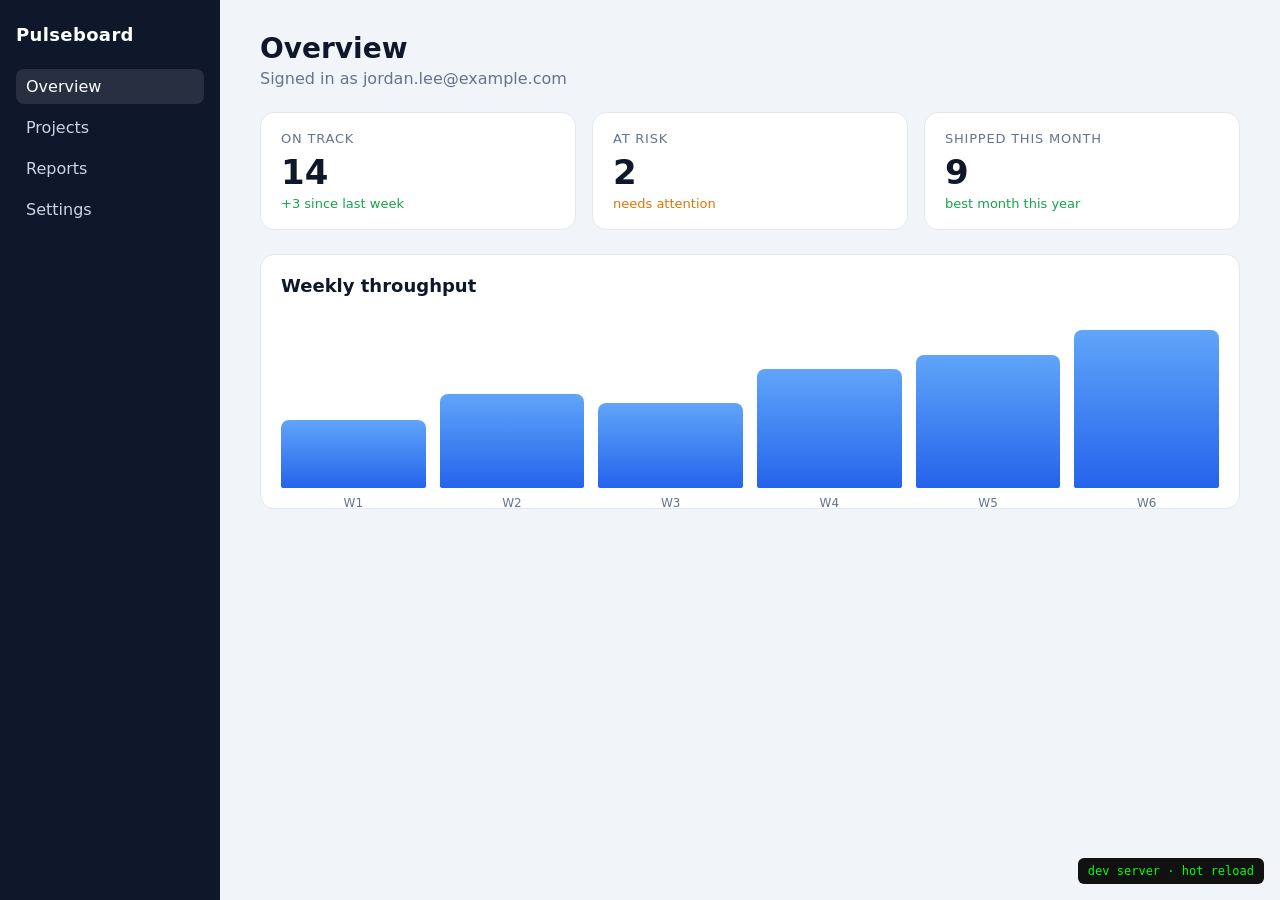
<file: examples/sample-app/index.html>
<!doctype html>
<html lang="en">
<head>
  <meta charset="utf-8">
  <title>Pulseboard · Overview</title>
  <link rel="stylesheet" href="style.css">
</head>
<body>
  <div class="shell">
    <nav aria-label="Main">
      <div class="brand">Pulseboard</div>
      <a href="index.html" aria-current="page">Overview</a>
      <a href="projects.html">Projects</a>
      <a href="#">Reports</a>
      <a href="#">Settings</a>
    </nav>
    <main>
      <header>
        <h1>Overview</h1>
        <div class="sub">Signed in as <span data-testid="user-email">jordan.lee@example.com</span></div>
      </header>
      <section class="cards" aria-label="Key numbers">
        <div class="card" data-testid="on-track"><div class="label">On track</div><div class="value">14</div><div class="delta">+3 since last week</div></div>
        <div class="card" data-testid="at-risk"><div class="label">At risk</div><div class="value">2</div><div class="delta" style="color:#d97706">needs attention</div></div>
        <div class="card" data-testid="shipped"><div class="label">Shipped this month</div><div class="value">9</div><div class="delta">best month this year</div></div>
      </section>
      <section class="chart" aria-label="Weekly throughput">
        <h2 style="margin:0;font-size:18px">Weekly throughput</h2>
        <div class="bars">
          <div class="bar" style="height:38%"><span>W1</span></div>
          <div class="bar" style="height:52%"><span>W2</span></div>
          <div class="bar" style="height:47%"><span>W3</span></div>
          <div class="bar" style="height:66%"><span>W4</span></div>
          <div class="bar" style="height:74%"><span>W5</span></div>
          <div class="bar" style="height:88%"><span>W6</span></div>
        </div>
      </section>
    </main>
  </div>
  <div class="dev-badge" id="dev-badge">dev server · hot reload</div>
</body>
</html>
</file>
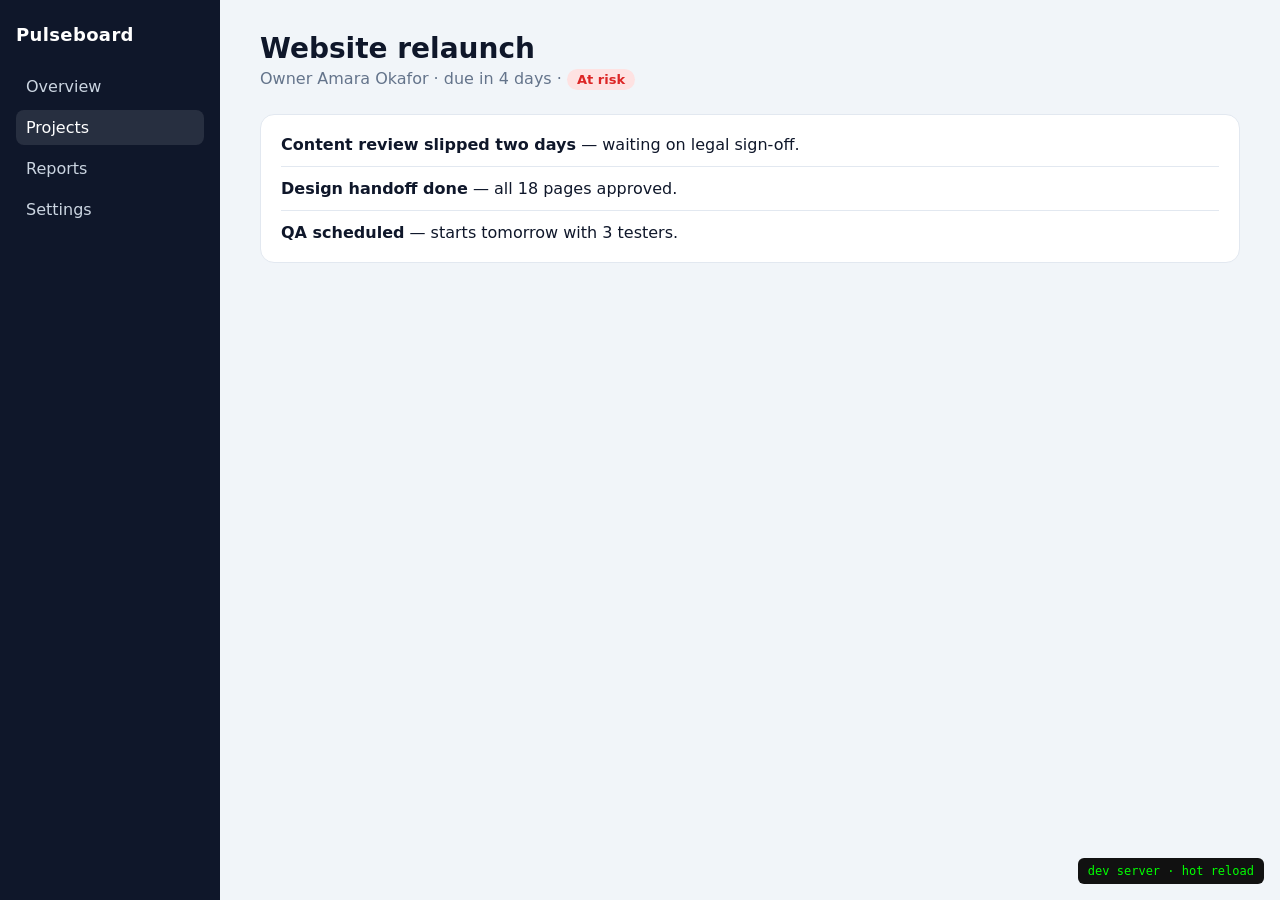
<file: examples/sample-app/project.html>
<!doctype html>
<html lang="en">
<head>
  <meta charset="utf-8">
  <title>Pulseboard · Website relaunch</title>
  <link rel="stylesheet" href="style.css">
</head>
<body>
  <div class="shell">
    <nav aria-label="Main">
      <div class="brand">Pulseboard</div>
      <a href="index.html">Overview</a>
      <a href="projects.html" aria-current="page">Projects</a>
      <a href="#">Reports</a>
      <a href="#">Settings</a>
    </nav>
    <main>
      <header>
        <h1>Website relaunch</h1>
        <div class="sub">Owner Amara Okafor · due in 4 days · <span class="pill bad">At risk</span></div>
      </header>
      <section class="timeline" aria-label="What changed">
        <ul>
          <li><strong>Content review slipped two days</strong> — waiting on legal sign-off.</li>
          <li><strong>Design handoff done</strong> — all 18 pages approved.</li>
          <li><strong>QA scheduled</strong> — starts tomorrow with 3 testers.</li>
        </ul>
      </section>
    </main>
  </div>
  <div class="dev-badge" id="dev-badge">dev server · hot reload</div>
</body>
</html>
</file>
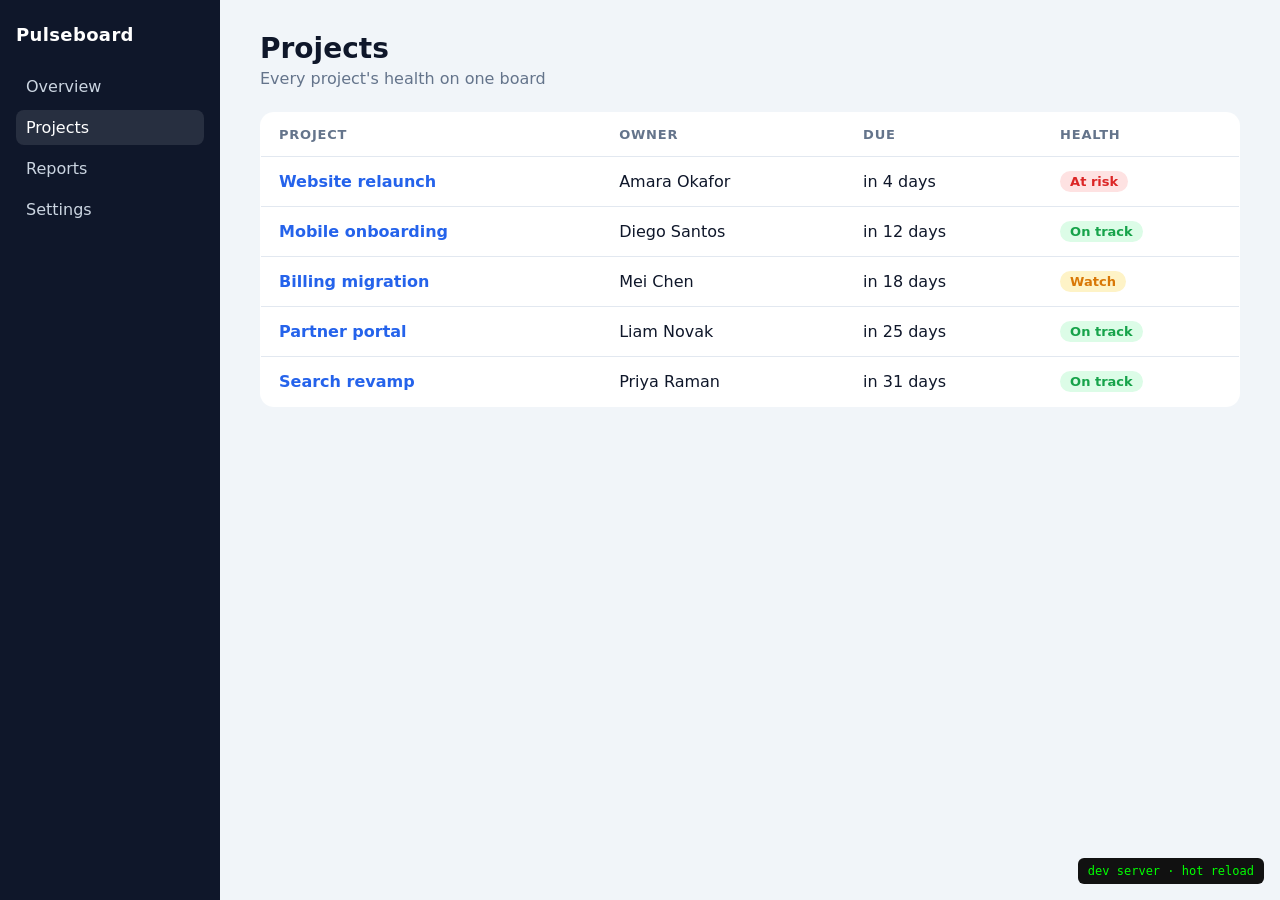
<file: examples/sample-app/projects.html>
<!doctype html>
<html lang="en">
<head>
  <meta charset="utf-8">
  <title>Pulseboard · Projects</title>
  <link rel="stylesheet" href="style.css">
</head>
<body>
  <div class="shell">
    <nav aria-label="Main">
      <div class="brand">Pulseboard</div>
      <a href="index.html">Overview</a>
      <a href="projects.html" aria-current="page">Projects</a>
      <a href="#">Reports</a>
      <a href="#">Settings</a>
    </nav>
    <main>
      <header>
        <h1>Projects</h1>
        <div class="sub">Every project's health on one board</div>
      </header>
      <table>
        <thead><tr><th>Project</th><th>Owner</th><th>Due</th><th>Health</th></tr></thead>
        <tbody>
          <tr><td><a href="project.html">Website relaunch</a></td><td>Amara Okafor</td><td>in 4 days</td><td><span class="pill bad">At risk</span></td></tr>
          <tr><td><a href="#">Mobile onboarding</a></td><td>Diego Santos</td><td>in 12 days</td><td><span class="pill good">On track</span></td></tr>
          <tr><td><a href="#">Billing migration</a></td><td>Mei Chen</td><td>in 18 days</td><td><span class="pill warn">Watch</span></td></tr>
          <tr><td><a href="#">Partner portal</a></td><td>Liam Novak</td><td>in 25 days</td><td><span class="pill good">On track</span></td></tr>
          <tr><td><a href="#">Search revamp</a></td><td>Priya Raman</td><td>in 31 days</td><td><span class="pill good">On track</span></td></tr>
        </tbody>
      </table>
    </main>
  </div>
  <div class="dev-badge" id="dev-badge">dev server · hot reload</div>
</body>
</html>
</file>
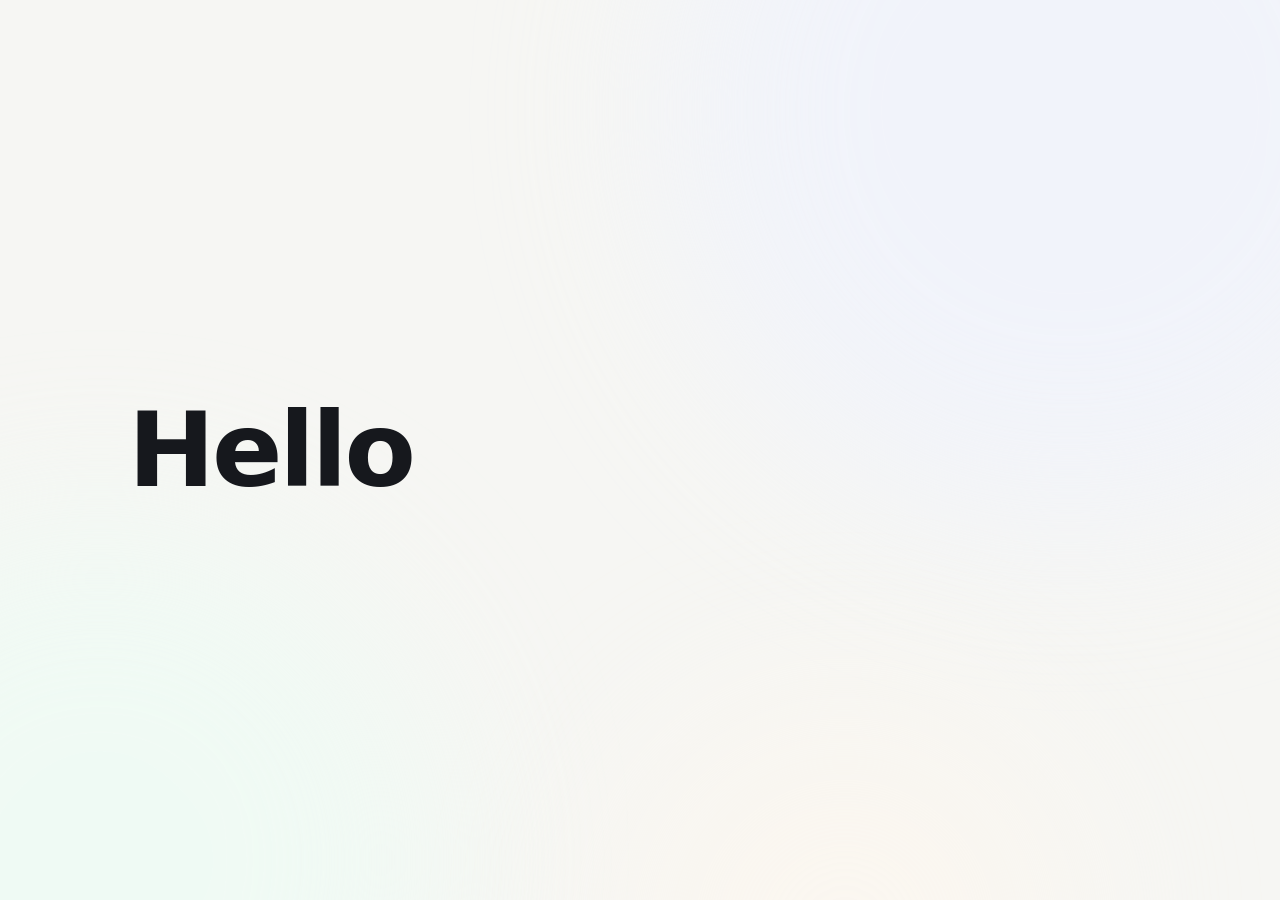
<file: templates/cards/card.html>
<!doctype html>
<html lang="en">
<head>
<meta charset="utf-8">
<title>card</title>
<script src="../shared/icons.js"></script>
<style>
:root {
  --bg: var(--brand-bg, #f6f6f3);
  --ink: var(--brand-ink, #16181d);
  --muted: var(--brand-muted, #676d73);
  --primary: var(--brand-primary, #2563eb);
  --accent-2: var(--brand-accent-2, #0f766e);
  --accent-3: var(--brand-accent-3, #b45309);
  --tint-1: var(--brand-tint-1, #eef2ff);
  --tint-2: var(--brand-tint-2, #ecfdf5);
  --tint-3: var(--brand-tint-3, #fff7ed);
  --surface: var(--brand-surface, #ffffff);
  --surface-2: var(--brand-surface-2, #ecece6);
  --dark: var(--brand-dark, #16181d);
  --line: var(--brand-line, rgba(0,0,0,.09));
  --heading: var(--brand-font-heading, system-ui, -apple-system, "Segoe UI", Roboto, sans-serif);
  --body: var(--brand-font-body, system-ui, -apple-system, "Segoe UI", Roboto, sans-serif);
  --radius: var(--brand-radius-card, 22px);
  --shadow: 0 30px 70px -24px rgba(20, 24, 22, .28), 0 2px 8px rgba(20, 24, 22, .05);
  --ease: cubic-bezier(.2, .8, .2, 1);
  --spring: cubic-bezier(.34, 1.56, .64, 1);
}
* { box-sizing: border-box; margin: 0; padding: 0; }
html, body { width: 100%; height: 100%; overflow: hidden; background: var(--bg); color: var(--ink); font-family: var(--body); -webkit-font-smoothing: antialiased; }
body.dark { background: radial-gradient(1300px 900px at 80% 8%, color-mix(in srgb, var(--primary) 34%, var(--dark)) 0%, transparent 72%), radial-gradient(1000px 800px at 6% 104%, color-mix(in srgb, var(--primary) 14%, var(--dark)) 0%, transparent 70%), var(--dark); color: #fff; --muted: rgba(255,255,255,.66); --line: rgba(255,255,255,.12); --surface: rgba(255,255,255,.06); }
body.dark .backdrop { display: none; }
.backdrop { position: absolute; inset: 0; overflow: hidden; }
.blob { position: absolute; border-radius: 50%; filter: blur(90px); opacity: .6; }
.blob.a { width: 820px; height: 820px; right: -200px; top: -300px; background: var(--tint-1); }
.blob.b { width: 680px; height: 680px; left: -240px; bottom: -300px; background: var(--tint-2); }
.blob.c { width: 460px; height: 460px; right: 16%; bottom: -260px; background: var(--tint-3); opacity: .5; }
body.dark .blob { opacity: .22; }
body.dark .blob.a { background: var(--primary); }
body.dark .blob.b { background: var(--accent-2); opacity: .14; }
body.dark .blob.c { background: var(--primary); opacity: .1; }
.motif { position: absolute; left: -40px; right: -40px; bottom: 120px; height: 120px; }
.motif svg { width: 100%; height: 100%; overflow: visible; }
.motif path { fill: none; stroke: var(--primary); stroke-width: 4; stroke-linecap: round; stroke-dasharray: 0.1 14; opacity: .75; }
.motif .draw { animation: draw 2.4s var(--ease) both; animation-delay: calc(var(--d, 0) * 1s); }
.motif .drift { animation: drift 12s linear both; }
@keyframes draw { from { clip-path: inset(0 100% 0 0); } to { clip-path: inset(0 0 0 0); } }
@keyframes drift { from { transform: translateX(0); } to { transform: translateX(-160px); } }
.frame { position: absolute; inset: 0; padding: 104px 128px; display: flex; flex-direction: column; justify-content: center; }
.frame.top { justify-content: flex-start; padding-top: 112px; }
.eyebrow { display: flex; align-items: center; gap: 14px; color: var(--primary); font-weight: 600; font-size: 19px; letter-spacing: .14em; text-transform: uppercase; margin-bottom: 26px; }
.eyebrow::before { content: ""; width: 34px; height: 2px; background: currentColor; border-radius: 2px; }
.eyebrow.center { justify-content: center; }
h1 { font-family: var(--heading); font-weight: 600; letter-spacing: -.03em; line-height: 1.02; font-size: 104px; }
h2 { font-family: var(--heading); font-weight: 600; letter-spacing: -.025em; line-height: 1.06; font-size: 68px; max-width: 1400px; }
.sub { font-size: 30px; line-height: 1.45; color: var(--muted); max-width: 1180px; margin-top: 30px; }
.center { text-align: center; align-items: center; margin-left: auto; margin-right: auto; }
.accent { color: var(--primary); }
.word { display: inline-block; }
.in { animation: rise .9s var(--ease) both; animation-delay: calc(var(--d, 0) * 1s); }
.blurin { animation: blurin .75s var(--ease) both; animation-delay: calc(var(--d, 0) * 1s); }
.pop { animation: pop .7s var(--ease) both; animation-delay: calc(var(--d, 0) * 1s); }
.spring { animation: spring .65s var(--spring) both; animation-delay: calc(var(--d, 0) * 1s); }
.fade { animation: fade .8s ease both; animation-delay: calc(var(--d, 0) * 1s); }
.grow { animation: grow 1s var(--ease) both; animation-delay: calc(var(--d, 0) * 1s); transform-origin: left center; }
.dim { animation: dim .6s ease both; animation-delay: calc(var(--dim, 99) * 1s); }
@keyframes rise { from { opacity: 0; transform: translateY(34px); filter: blur(6px); } to { opacity: 1; transform: none; filter: blur(0); } }
@keyframes blurin { from { opacity: 0; transform: translateY(18px); filter: blur(14px); } to { opacity: 1; transform: none; filter: blur(0); } }
@keyframes pop { from { opacity: 0; transform: translateY(20px) scale(.94); } to { opacity: 1; transform: none; } }
@keyframes spring { from { opacity: 0; transform: translateY(14px) scale(.6); } to { opacity: 1; transform: none; } }
@keyframes fade { from { opacity: 0; } to { opacity: 1; } }
@keyframes grow { from { transform: scaleX(0); } to { transform: scaleX(1); } }
@keyframes dim { from { opacity: 1; } to { opacity: .42; } }
.logo { height: 64px; width: auto; display: block; }
.logo-row { display: flex; align-items: center; gap: 22px; margin-bottom: 56px; }
body.dark .logo:not(.keep) { filter: invert(1) brightness(2); }
.pill { display: inline-flex; align-items: center; gap: 8px; padding: 7px 14px; border-radius: 999px; font-size: 15px; font-weight: 600; letter-spacing: .08em; text-transform: uppercase; color: #fff; background: var(--primary); }
.pill.c2 { background: var(--accent-2); } .pill.c3 { background: var(--accent-3); }
.icon { width: 30px; height: 30px; stroke: currentColor; fill: none; stroke-width: 1.8; stroke-linecap: round; stroke-linejoin: round; }

.compare { display: grid; grid-template-columns: 1fr 1fr; gap: 36px; margin-top: 56px; }
.panel { border-radius: var(--radius); padding: 40px 44px; box-shadow: var(--shadow); }
.panel.before { background: var(--surface-2); color: var(--ink); box-shadow: none; }
.panel.after { background: var(--dark); color: #fff; }
body.dark .panel.before { background: rgba(255,255,255,.07); color: #fff; }
body.dark .panel.after { background: #fff; color: var(--ink); }
.panel .label { font-size: 22px; font-weight: 600; margin-bottom: 18px; opacity: .9; }
.panel ul { list-style: none; display: flex; flex-direction: column; }
.panel li { display: grid; grid-template-columns: 34px 1fr; gap: 14px; align-items: start; font-size: 25px; line-height: 1.38; padding: 15px 0; border-top: 1px solid var(--line); }
.panel.after li { border-top-color: rgba(255,255,255,.12); }
.panel li:first-child { border-top: 0; }
.mark { width: 30px; height: 30px; margin-top: 2px; border-radius: 50%; display: grid; place-items: center; }
.before .mark { color: var(--muted); }
.after .mark { background: var(--primary); color: #fff; }
.mark svg { width: 18px; height: 18px; stroke: currentColor; stroke-width: 2.6; fill: none; stroke-linecap: round; stroke-linejoin: round; }

.stats { display: grid; grid-auto-flow: column; grid-auto-columns: minmax(0, 1fr); margin-top: 84px; background: var(--surface); border-radius: var(--radius); box-shadow: var(--shadow); }
.stat { padding: 60px 44px 64px; border-left: 1px solid var(--line); }
.stat:first-child { border-left: 0; }
.stat .value { font-family: var(--heading); font-weight: 600; font-size: 92px; letter-spacing: -.04em; white-space: nowrap; line-height: 1; font-variant-numeric: tabular-nums; }
.stat .value .suffix { color: var(--primary); }
.stat .label { margin-top: 24px; font-size: 26px; line-height: 1.4; color: var(--muted); }
.note { margin-top: 30px; font-size: 19px; color: var(--muted); }

.steps { position: relative; display: grid; grid-auto-flow: column; grid-auto-columns: minmax(0, 1fr); gap: 32px; margin-top: 88px; }
.steps .track { position: absolute; left: 42px; right: 42px; top: 41px; height: 3px; background: var(--line); border-radius: 3px; }
.steps .track i { position: absolute; inset: 0; background: var(--primary); border-radius: 3px; }
.step { position: relative; }
.step .num { width: 84px; height: 84px; border-radius: 50%; display: grid; place-items: center; background: var(--bg); color: var(--primary); font-family: var(--heading); font-size: 34px; font-weight: 600; box-shadow: var(--shadow); border: 2px solid var(--primary); position: relative; z-index: 1; }
body.dark .step .num { background: var(--dark); }
.step .card { margin-top: 34px; background: var(--surface); border-radius: var(--radius); padding: 36px 34px 40px; box-shadow: var(--shadow); min-height: 260px; }
body.dark .step .card { box-shadow: none; border: 1px solid var(--line); }
.step h3 { font-family: var(--heading); font-size: 40px; font-weight: 600; letter-spacing: -.01em; margin-bottom: 12px; }
.step p { font-size: 26px; line-height: 1.45; color: var(--muted); }

.grid { display: grid; grid-template-columns: repeat(var(--cols, 3), 1fr); gap: 24px; margin-top: 56px; }
.tile { background: var(--surface); border-radius: var(--radius); padding: 30px 32px; box-shadow: var(--shadow); display: grid; grid-template-columns: 58px 1fr; gap: 20px; align-items: start; }
.tile .ico { width: 58px; height: 58px; border-radius: 16px; display: grid; place-items: center; background: var(--tint-1); color: var(--primary); }
.tile:nth-child(3n+2) .ico { background: var(--tint-2); color: var(--accent-2); }
.tile:nth-child(3n+3) .ico { background: var(--tint-3); color: var(--accent-3); }
.tile h3 { font-family: var(--heading); font-size: 27px; font-weight: 600; letter-spacing: -.01em; margin: 4px 0 8px; }
.tile p { font-size: 20px; line-height: 1.42; color: var(--muted); }

.columns { display: grid; grid-auto-flow: column; grid-auto-columns: minmax(0, 1fr); gap: 28px; margin-top: 60px; }
.column { background: var(--surface); border-radius: var(--radius); padding: 36px 38px 40px; box-shadow: var(--shadow); }
.column h3 { font-family: var(--heading); font-size: 36px; font-weight: 600; letter-spacing: -.015em; margin: 22px 0 20px; }
.column ul { list-style: none; display: flex; flex-direction: column; gap: 14px; }
.column li { display: grid; grid-template-columns: 28px 1fr; gap: 12px; font-size: 23px; line-height: 1.38; }
.column li svg { width: 22px; height: 22px; margin-top: 4px; stroke: var(--primary); stroke-width: 2.4; fill: none; stroke-linecap: round; stroke-linejoin: round; }
.column:nth-child(2) li svg { stroke: var(--accent-2); }
.column:nth-child(3) li svg { stroke: var(--accent-3); }

.cta { background: var(--dark); color: #fff; border-radius: 40px; padding: 96px 110px; text-align: center; box-shadow: var(--shadow); display: flex; flex-direction: column; align-items: center; }
.cta h2 { color: #fff; max-width: 1280px; }
.cta .sub { color: rgba(255,255,255,.72); }
.button { margin-top: 48px; display: inline-flex; align-items: center; gap: 16px; padding: 24px 42px; border-radius: 999px; background: #fff; color: var(--dark); font-size: 28px; font-weight: 600; }
.button svg { width: 26px; height: 26px; stroke: currentColor; stroke-width: 2.2; fill: none; }
.button.primary { background: var(--primary); color: #fff; box-shadow: 0 18px 40px -16px var(--primary); }
.url { margin-top: 30px; font-size: 26px; letter-spacing: .02em; color: rgba(255,255,255,.8); }
.cta .logo { height: 58px; margin-bottom: 48px; filter: invert(1) brightness(2); }
.cta .logo.keep { filter: none; }
.caption { position: absolute; left: 128px; bottom: 64px; font-size: 18px; color: var(--muted); }

.kinetic { align-items: center; text-align: center; }
.kinetic .line { font-family: var(--heading); font-weight: 600; letter-spacing: -.03em; line-height: 1.12; font-size: var(--size, 108px); }
.kinetic .line + .line { margin-top: 10px; }

.logo-card { align-items: center; text-align: center; }
.logo-card .big { height: var(--logo-h, 170px); width: auto; animation: logoin 1.2s var(--ease) both; animation-delay: calc(var(--d, 0) * 1s); }
@keyframes logoin { from { opacity: 0; transform: scale(.86); filter: blur(18px); } to { opacity: 1; transform: none; filter: blur(0); } }
.logo-card .tagline { margin-top: 48px; font-size: 42px; color: var(--muted); letter-spacing: -.005em; }

.metric { display: grid; grid-template-columns: 1fr 1fr; align-items: center; gap: 60px; }
.metric .value { font-family: var(--heading); font-weight: 600; font-size: 200px; line-height: .95; letter-spacing: -.045em; font-variant-numeric: tabular-nums; margin-top: 36px; }
.metric .value .suffix { color: var(--primary); }
.metric .unit { font-size: 34px; color: var(--primary); font-weight: 600; margin-top: 18px; }
.metric .sub { font-size: 27px; margin-top: 22px; }
.shot { position: relative; justify-self: center; perspective: 2200px; }
.shot .device { transform: rotateY(var(--ry, -16deg)) rotateX(var(--rx, 6deg)) rotateZ(var(--rz, 2deg)); transform-style: preserve-3d; animation: sway 10s ease-in-out both; }
@keyframes sway { from { transform: rotateY(calc(var(--ry, -16deg) * 1.35)) rotateX(var(--rx, 6deg)) rotateZ(var(--rz, 2deg)) translateY(20px); } to { transform: rotateY(calc(var(--ry, -16deg) * .6)) rotateX(calc(var(--rx, 6deg) * .6)) rotateZ(var(--rz, 2deg)) translateY(-14px); } }
.phone-frame { padding: 12px; background: #121413; border-radius: 56px; box-shadow: 0 60px 110px -30px rgba(0,0,0,.55), inset 0 0 0 2px #2c302e; }
.phone-screen { position: relative; overflow: hidden; border-radius: 45px; background: #fff; }
.phone-screen > img { display: block; width: 100%; }
.p-status { display: flex; align-items: center; justify-content: space-between; color: #111; background: #fff; font-family: -apple-system, "SF Pro Text", system-ui, sans-serif; font-weight: 600; }
.p-status .p-icons { display: flex; align-items: center; }
.p-status svg { display: block; fill: currentColor; }
.p-island { position: absolute; left: 50%; transform: translateX(-50%); border-radius: 999px; background: #0b0c0c; }
.p-home { display: grid; place-items: center; background: #fff; }
.p-home i { display: block; border-radius: 999px; background: #111; opacity: .85; }
.browser-frame { width: 820px; border-radius: 16px; overflow: hidden; background: #fff; box-shadow: 0 60px 110px -30px rgba(0,0,0,.45), 0 0 0 1px rgba(0,0,0,.06); }
.browser-frame .bar { height: 34px; background: #f7f7f5; border-bottom: 1px solid rgba(0,0,0,.07); display: flex; align-items: center; gap: 7px; padding: 0 14px; }
.browser-frame .bar i { width: 10px; height: 10px; border-radius: 50%; background: #deded9; }
.browser-frame img { display: block; width: 100%; }
.chip { position: absolute; display: flex; align-items: center; gap: 12px; padding: 12px 18px 12px 12px; border-radius: 16px; background: #fff; color: var(--ink); box-shadow: 0 22px 46px -16px rgba(0,0,0,.35); font-size: 22px; font-weight: 600; white-space: nowrap; z-index: 3; }
.chip .ci { width: 36px; height: 36px; border-radius: 11px; display: grid; place-items: center; background: var(--tint-1); color: var(--primary); }
.chip.c2 .ci { background: var(--tint-2); color: var(--accent-2); }
.chip.c3 .ci { background: var(--tint-3); color: var(--accent-3); }
.chip.solid { background: var(--primary); color: #fff; }
.chip.solid .ci { background: rgba(255,255,255,.2); color: #fff; }
.chip .ci svg { width: 20px; height: 20px; stroke: currentColor; stroke-width: 2.4; fill: none; stroke-linecap: round; stroke-linejoin: round; }
.chip small { display: block; font-size: 16px; font-weight: 500; color: var(--muted); margin-top: 2px; }

.montage { position: absolute; inset: 0; }
.slide { position: absolute; inset: 0; display: grid; place-items: center; opacity: 0; }
.slide .holder { position: relative; }
.slide .browser-frame { width: 1440px; }
.slide .label { position: absolute; left: -26px; bottom: -30px; padding: 14px 26px; border-radius: 14px; background: var(--primary); color: #fff; font-family: var(--heading); font-size: 36px; font-weight: 600; letter-spacing: -.01em; transform: rotate(-3deg); box-shadow: 0 20px 40px -14px rgba(0,0,0,.4); }

.outro { align-items: center; text-align: center; }
.outro .logo { height: 104px; margin-bottom: 60px; }
.outro .line { font-family: var(--heading); font-weight: 600; letter-spacing: -.03em; line-height: 1.08; font-size: 112px; }
.outro .url { color: var(--muted); }
</style>
</head>
<body>
<div class="backdrop"><div class="blob a"></div><div class="blob b"></div><div class="blob c"></div></div>
<div id="root"></div>
<script>
const icon = (name, cls = "icon") => window.demoIcon(name, cls);
const esc = (s) => String(s ?? "").replace(/[&<>"]/g, (c) => ({ "&": "&amp;", "<": "&lt;", ">": "&gt;", '"': "&quot;" })[c]);
const rich = (s) => esc(s).replace(/\*\*(.+?)\*\*/g, '<span class="accent">$1</span>');
const d = (value, extra = "") => `style="--d:${Number(value).toFixed(3)};${extra}"`;
const card = window.__CARD__ ?? { template: "title", title: "Hello" };
const cueTime = (value) => {
  if (typeof value !== "string") return null;
  const cue = value.match(/^cue:(\d+)([+-][\d.]+)?$/);
  if (cue) return card.cues?.[Number(cue[1])] !== undefined ? card.cues[Number(cue[1])] + Number(cue[2] ?? 0) : null;
  const word = value.match(/^word:([^:+-]+)(?::(\d+))?([+-][\d.]+)?$/);
  if (!word) return null;
  const hits = (card.words ?? []).filter((w) => w.w === word[1].toLowerCase());
  const hit = hits[Number(word[2] ?? 1) - 1];
  return hit ? hit.t + Number(word[3] ?? 0) : null;
};
const at = (value, fallback) => (typeof value === "number" ? value : cueTime(value) ?? fallback);

function eyebrow(text, delay, extra = "") {
  return text ? `<div class="eyebrow ${extra} in" ${d(delay)}>${esc(text)}</div>` : "";
}
function tokens(text) {
  const out = [];
  const re = /\*\*(.+?)\*\*|(\S+)/g;
  let m;
  while ((m = re.exec(String(text ?? "")))) {
    if (m[1]) for (const w of m[1].split(/\s+/)) out.push({ w, accent: true });
    else out.push({ w: m[2], accent: false });
  }
  return out;
}
function words(text, delay, step = 0.07, cls = "in") {
  return tokens(text).map((t, i) => `<span class="word ${cls}${t.accent ? " accent" : ""}" ${d(delay + i * step)}>${esc(t.w)}</span>`).join(" ");
}
function motif(kind, delay = 0.2) {
  if (!kind || kind === "none") return "";
  const points = [];
  for (let x = 0; x <= 2200; x += 20) points.push(`${x},${60 + Math.sin(x / 150) * 34 + Math.sin(x / 67) * 8}`);
  return `<div class="motif"><svg viewBox="0 0 2000 120" preserveAspectRatio="none"><g class="drift"><path class="draw" ${d(delay)} d="M${points.join(" L")}"/></g></svg></div>`;
}
function statusIcons(u) {
  return `<svg width="${18 * u}" height="${12 * u}" viewBox="0 0 18 12"><rect x="0" y="8" width="3" height="4" rx="1"/><rect x="5" y="5.5" width="3" height="6.5" rx="1"/><rect x="10" y="3" width="3" height="9" rx="1"/><rect x="15" y="0" width="3" height="12" rx="1"/></svg><svg width="${16 * u}" height="${12 * u}" viewBox="0 0 16 12"><path d="M8 11.5 5.6 9a3.4 3.4 0 0 1 4.8 0zM3.3 6.7a6.6 6.6 0 0 1 9.4 0l-1.5 1.5a4.5 4.5 0 0 0-6.4 0zM1 4.4a9.9 9.9 0 0 1 14 0l-1.5 1.5a7.8 7.8 0 0 0-11 0z"/></svg><svg width="${27 * u}" height="${13 * u}" viewBox="0 0 27 13"><rect x=".5" y=".5" width="22" height="12" rx="3.5" fill="none" stroke="currentColor" opacity=".4"/><rect x="2" y="2" width="19" height="9" rx="2.2"/><path d="M24.5 4.5v4a2 2 0 0 0 0-4z" opacity=".45"/></svg>`;
}
function phone(image, width, extra = "") {
  const u = (width - 24) / 390;
  const safe = card.safeArea !== false;
  return `<div class="phone-frame" style="width:${width}px" ${extra}><div class="phone-screen">
    ${safe ? `<div class="p-status" style="height:${54 * u}px;padding:0 ${26 * u}px 0 ${34 * u}px;font-size:${16 * u}px"><span>${esc(card.statusTime ?? "9:41")}</span><span class="p-icons" style="gap:${6 * u}px">${statusIcons(u)}</span></div>` : ""}
    <div class="p-island" style="top:${11 * u}px;width:${122 * u}px;height:${35 * u}px"></div>
    <img src="${esc(image)}">
    ${safe ? `<div class="p-home" style="height:${34 * u}px"><i style="width:${134 * u}px;height:${5 * u}px"></i></div>` : ""}
  </div></div>`;
}
function device(image, kind, extra = "", width = 400) {
  if (!image) return "";
  if (kind === "phone") return phone(image, width, extra);
  if (kind === "plain") return `<img src="${esc(image)}" style="max-width:820px;border-radius:18px;box-shadow:var(--shadow)" ${extra}>`;
  return `<div class="browser-frame" ${extra}><div class="bar"><i></i><i></i><i></i></div><img src="${esc(image)}"></div>`;
}
function chips(list, base = 0.9) {
  return (list ?? []).map((c, i) => `<div class="chip spring ${["", "c2", "c3"][(c.tone ?? i) % 3]} ${c.solid ? "solid" : ""}" ${d(at(c.at, base + i * 0.45), `left:${c.x ?? 0}%;top:${c.y ?? 0}%`)}><span class="ci">${icon(c.icon ?? "check", "")}</span><span>${esc(c.text)}${c.detail ? `<small>${esc(c.detail)}</small>` : ""}</span></div>`).join("");
}

const T = {
  title(c) {
    return `<div class="frame ${c.align === "center" ? "center" : ""}">
      ${c.logo ? `<div class="logo-row fade" ${d(at(c.logoAt, 0.1))}><img class="logo" src="${esc(c.logo)}"></div>` : ""}
      ${eyebrow(c.eyebrow, at(c.eyebrowAt, 0.25), c.align === "center" ? "center" : "")}
      <h1 style="max-width:${c.maxWidth ?? 1500}px">${words(c.title, at(c.titleAt, 0.45), 0.07, "blurin")}</h1>
      ${c.subtitle ? `<p class="sub in" ${d(at(c.subtitleAt, 1.2))}>${rich(c.subtitle)}</p>` : ""}
    </div>${motif(c.motif)}`;
  },
  statement(c) {
    return `<div class="frame center">
      ${eyebrow(c.eyebrow, 0.2, "center")}
      <h2 style="font-size:${c.size ?? 84}px;max-width:1560px">${words(c.title, at(c.titleAt, 0.4), 0.06, "blurin")}</h2>
      ${c.subtitle ? `<p class="sub in center" ${d(at(c.subtitleAt, 1.4))}>${rich(c.subtitle)}</p>` : ""}
    </div>${motif(c.motif)}`;
  },
  kinetic(c) {
    const lines = c.lines ?? [c.title];
    const starts = lines.map((line, i) => at(c.lineAt?.[i], cueTime(`cue:${i}`) ?? 0.3 + i * (tokens(lines[0]).length * (c.step ?? 0.14) + 0.6)));
    return `<div class="frame kinetic" style="--size:${c.size ?? 108}px">
      ${eyebrow(c.eyebrow, 0.1, "center")}
      ${lines.map((line, i) => `<div class="line ${c.dimPrevious === false ? "" : "dim"}" style="--dim:${starts[i + 1] ?? 999}">${words(line, starts[i], c.step ?? 0.14, "blurin")}</div>`).join("")}
    </div>${motif(c.motif, 0.1)}`;
  },
  logo(c) {
    return `<div class="frame logo-card" style="--logo-h:${c.logoHeight ?? 170}px">
      <img class="big ${c.keepLogoColors ? "logo keep" : "logo"}" src="${esc(c.logo)}" ${d(at(c.logoAt, 0.2))}>
      ${c.tagline ? `<div class="tagline in" ${d(at(c.taglineAt, 1.1))}>${rich(c.tagline)}</div>` : ""}
    </div>${motif(c.motif, 0.05)}`;
  },
  metric(c) {
    const valueAt = at(c.valueAt, 0.8);
    return `<div class="frame"><div class="metric">
      <div>
        ${eyebrow(c.eyebrow, 0.1)}
        <h2 style="font-size:${c.titleSize ?? 64}px">${words(c.title, 0.25, 0.07, "blurin")}</h2>
        <div class="value in" ${d(valueAt - 0.2)}><span data-count="${Number(c.value)}" data-at="${valueAt}" data-dur="${at(c.countDuration, 2.2)}" data-decimals="${c.decimals ?? 0}">0</span><span class="suffix">${esc(c.suffix ?? "")}</span></div>
        ${c.unit ? `<div class="unit in" ${d(valueAt + 0.2)}>${rich(c.unit)}</div>` : ""}
        ${c.subtitle ? `<p class="sub in" ${d(valueAt + 0.6)}>${rich(c.subtitle)}</p>` : ""}
      </div>
      <div class="shot pop" ${d(at(c.imageAt, 0.4), `--ry:${c.tilt?.y ?? -16}deg;--rx:${c.tilt?.x ?? 6}deg;--rz:${c.tilt?.z ?? 2}deg`)}>
        <div class="device">${device(c.image, c.imageKind ?? "phone")}</div>
        ${chips(c.chips, valueAt + 0.4)}
      </div>
    </div></div>`;
  },
  montage(c) {
    return `<div class="montage">${(c.items ?? []).map((item, i) => `<div class="slide" data-slide="${i}"><div class="holder">${device(item.image, item.kind ?? c.kind ?? "browser", "", 440)}${item.label ? `<div class="label">${esc(item.label)}</div>` : ""}</div></div>`).join("")}</div>`;
  },
  outro(c) {
    const lines = c.lines ?? [c.title];
    return `<div class="frame outro">
      ${c.logo ? `<img class="logo fade ${c.keepLogoColors ? "keep" : ""}" src="${esc(c.logo)}" ${d(0.15)}>` : ""}
      ${lines.map((line, i) => `<div class="line">${words(line, at(c.lineAt?.[i], 0.5 + i * 0.7), 0.08, "blurin")}</div>`).join("")}
      ${c.button ? `<div><div class="button primary spring" ${d(at(c.buttonAt, 0.9 + lines.length * 0.7))}>${esc(c.button)}${icon("arrow", "")}</div></div>` : ""}
      ${c.url ? `<div class="url fade" ${d(at(c.urlAt, 1.3 + lines.length * 0.7))}>${esc(c.url)}</div>` : ""}
    </div>${motif(c.motif, 0.1)}`;
  },
  compare(c) {
    const list = (items, base, stagger, cls) => items.map((it, i) => `<li class="in" ${d(at(it.at, base + i * stagger))}><span class="mark">${icon(cls === "after" ? "check" : "x", "")}</span><span>${rich(it.text ?? it)}</span></li>`).join("");
    const left = c.left ?? { label: "Before", items: [] };
    const right = c.right ?? { label: "After", items: [] };
    const leftAt = at(left.at, 0.9);
    const rightAt = at(right.at, leftAt + 0.5 + left.items.length * at(c.stagger, 0.35));
    return `<div class="frame">
      ${eyebrow(c.eyebrow, 0.1)}
      <h2>${words(c.title, 0.3, 0.06, "blurin")}</h2>
      <div class="compare">
        <div class="panel before pop" ${d(leftAt - 0.3)}><div class="label">${esc(left.label)}</div><ul>${list(left.items, leftAt, at(c.stagger, 0.35), "before")}</ul></div>
        <div class="panel after pop" ${d(rightAt - 0.3)}><div class="label">${esc(right.label)}</div><ul>${list(right.items, rightAt, at(c.stagger, 0.35), "after")}</ul></div>
      </div>
    </div>`;
  },
  stats(c) {
    const base = at(c.itemsAt, 0.9);
    const items = c.items.map((it, i) => {
      const delay = at(it.at, base + i * at(c.stagger, 0.25));
      return `<div class="stat in" ${d(delay)}><div class="value"><span data-count="${Number(it.value)}" data-at="${delay}" data-dur="${at(c.countDuration, 1.6)}" data-decimals="${it.decimals ?? 0}">0</span><span class="suffix">${esc(it.suffix ?? "")}</span></div><div class="label">${rich(it.label)}</div></div>`;
    }).join("");
    return `<div class="frame">
      ${eyebrow(c.eyebrow, 0.1)}
      <h2>${words(c.title, 0.3, 0.06, "blurin")}</h2>
      <div class="stats">${items}</div>
      ${c.note ? `<div class="note fade" ${d(base + c.items.length * 0.25 + 0.6)}>${esc(c.note)}</div>` : ""}
    </div>`;
  },
  steps(c) {
    const base = at(c.itemsAt, 1.0);
    const stagger = at(c.stagger, 0.55);
    const items = c.items.map((it, i) => {
      const delay = at(it.at, base + i * stagger);
      return `<div class="step"><div class="num spring" ${d(delay)}>${i + 1}</div><div class="card in" ${d(delay + 0.12)}><h3>${esc(it.title)}</h3><p>${rich(it.text)}</p></div></div>`;
    }).join("");
    const firstAt = at(c.items[0]?.at, base);
    const lastAt = at(c.items.at(-1)?.at, base + (c.items.length - 1) * stagger);
    return `<div class="frame">
      ${eyebrow(c.eyebrow, 0.1)}
      <h2>${words(c.title, 0.3, 0.06, "blurin")}</h2>
      <div class="steps"><div class="track"><i class="grow" style="--d:${firstAt};animation-duration:${Math.max(0.8, lastAt - firstAt + 0.4)}s"></i></div>${items}</div>
    </div>`;
  },
  grid(c) {
    const base = at(c.itemsAt, 0.9);
    const items = c.items.map((it, i) => `<div class="tile pop" ${d(at(it.at, base + i * at(c.stagger, 0.16)))}><div class="ico">${icon(it.icon)}</div><div><h3>${esc(it.title)}</h3>${it.text ? `<p>${rich(it.text)}</p>` : ""}</div></div>`).join("");
    return `<div class="frame">
      ${eyebrow(c.eyebrow, 0.1)}
      <h2>${words(c.title, 0.3, 0.06, "blurin")}</h2>
      <div class="grid" style="--cols:${c.columns ?? 3}">${items}</div>
    </div>`;
  },
  columns(c) {
    const base = at(c.itemsAt, 0.9);
    const cols = c.columns.map((col, i) => {
      const delay = at(col.at, base + i * at(c.stagger, 0.45));
      const pill = ["", "c2", "c3"][i % 3];
      return `<div class="column in" ${d(delay)}><span class="pill ${pill}">${esc(col.tag ?? "")}</span><h3>${esc(col.title)}</h3><ul>${col.items.map((item, j) => `<li class="fade" ${d(delay + 0.25 + j * 0.12)}>${icon("check", "")}<span>${rich(item)}</span></li>`).join("")}</ul></div>`;
    }).join("");
    return `<div class="frame">
      ${eyebrow(c.eyebrow, 0.1)}
      <h2>${words(c.title, 0.3, 0.06, "blurin")}</h2>
      <div class="columns">${cols}</div>
    </div>`;
  },
  cta(c) {
    return `<div class="frame">
      <div class="cta pop" ${d(0.1)}>
        ${c.logo ? `<img class="logo fade ${c.keepLogoColors ? "keep" : ""}" src="${esc(c.logo)}" ${d(0.35)}>` : ""}
        ${c.eyebrow ? `<div class="eyebrow center in" ${d(0.4)} style="color:rgba(255,255,255,.75)">${esc(c.eyebrow)}</div>` : ""}
        <h2>${words(c.title, 0.55, 0.05, "blurin")}</h2>
        ${c.subtitle ? `<p class="sub in" ${d(1.2)}>${rich(c.subtitle)}</p>` : ""}
        ${c.button ? `<div class="button spring" ${d(at(c.buttonAt, 1.6))}>${esc(c.button)}${icon("arrow", "")}</div>` : ""}
        ${c.url ? `<div class="url fade" ${d(at(c.urlAt, 2.0))}>${esc(c.url)}</div>` : ""}
      </div>
    </div>`;
  },
};

function build() {
  if (window.__BRAND_CSS__) {
    const link = document.createElement("link");
    link.rel = "stylesheet";
    link.href = window.__BRAND_CSS__;
    document.head.prepend(link);
  }
  if (card.vars) for (const [k, v] of Object.entries(card.vars)) document.documentElement.style.setProperty(k.startsWith("--") ? k : `--${k}`, v);
  if (card.theme === "dark") document.body.classList.add("dark");
  if (card.background === "plain") document.querySelector(".backdrop").style.display = "none";
  const render = T[card.template];
  document.getElementById("root").innerHTML = render ? render(card) : `<div class="frame"><h2>Unknown template ${esc(card.template)}</h2></div>`;
  if (card.caption) document.getElementById("root").insertAdjacentHTML("beforeend", `<div class="caption fade" ${d(1.5)}>${esc(card.caption)}</div>`);
}
build();

const clamp = (x, a = 0, b = 1) => Math.min(b, Math.max(a, x));
const easeOut = (x) => 1 - Math.pow(1 - clamp(x), 3);
const locale = card.locale ?? window.__LOCALE__ ?? "en";
document.documentElement.lang = locale;
const numberFormat = (decimals) => new Intl.NumberFormat(locale, { maximumFractionDigits: decimals, minimumFractionDigits: decimals });
const slides = [...document.querySelectorAll("[data-slide]")];
const slideBackgrounds = (card.backgrounds ?? ["var(--tint-1)", "var(--dark)", "var(--tint-2)", "var(--bg)"]).map((b) => (b.startsWith("var(") || b.startsWith("#") ? b : `var(--${b})`));

window.__frame = (t, total) => {
  for (const animation of document.getAnimations()) { animation.pause(); animation.currentTime = t * 1000; }
  for (const el of document.querySelectorAll("[data-count]")) {
    const start = Number(el.dataset.at), dur = Number(el.dataset.dur), target = Number(el.dataset.count);
    el.textContent = numberFormat(Number(el.dataset.decimals)).format(target * easeOut((t - start) / dur));
  }
  if (slides.length) {
    const beat = card.beat ?? 0.6;
    const start = card.startAt ?? 0.15;
    const starts = (card.items ?? []).map((item, i) => at(item.at, start + i * beat));
    let index = -1;
    starts.forEach((s, i) => { if (t >= s) index = i; });
    slides.forEach((slide, i) => {
      const local = t - starts[i];
      const visible = i === index;
      slide.style.opacity = visible ? "1" : "0";
      slide.style.background = slideBackgrounds[i % slideBackgrounds.length];
      if (!visible) return;
      const span = (starts[i + 1] ?? starts[i] + beat) - starts[i];
      const p = easeOut(local / Math.min(0.35, span * 0.7));
      const holder = slide.querySelector(".holder");
      const tilt = i % 2 ? 2.2 : -2.2;
      holder.style.transform = `translateX(${(1 - p) * 90}px) scale(${0.95 + 0.05 * p}) rotate(${tilt * (0.6 + 0.4 * p)}deg)`;
      const label = slide.querySelector(".label");
      if (label) {
        const q = easeOut((local - 0.08) / 0.25);
        label.style.opacity = String(q);
        label.style.transform = `rotate(-3deg) translateY(${(1 - q) * 16}px) scale(${0.85 + 0.15 * q})`;
      }
    });
  }
  const outFor = card.exitMs === 0 ? 0 : (card.exitMs ?? 350) / 1000;
  const root = document.getElementById("root");
  const fadeOut = outFor > 0 && total ? clamp((total - t) / outFor) : 1;
  root.style.opacity = String(fadeOut);
  root.style.transform = fadeOut < 1 ? `translateY(${(1 - fadeOut) * -14}px)` : "";
};
</script>
</body>
</html>
</file>
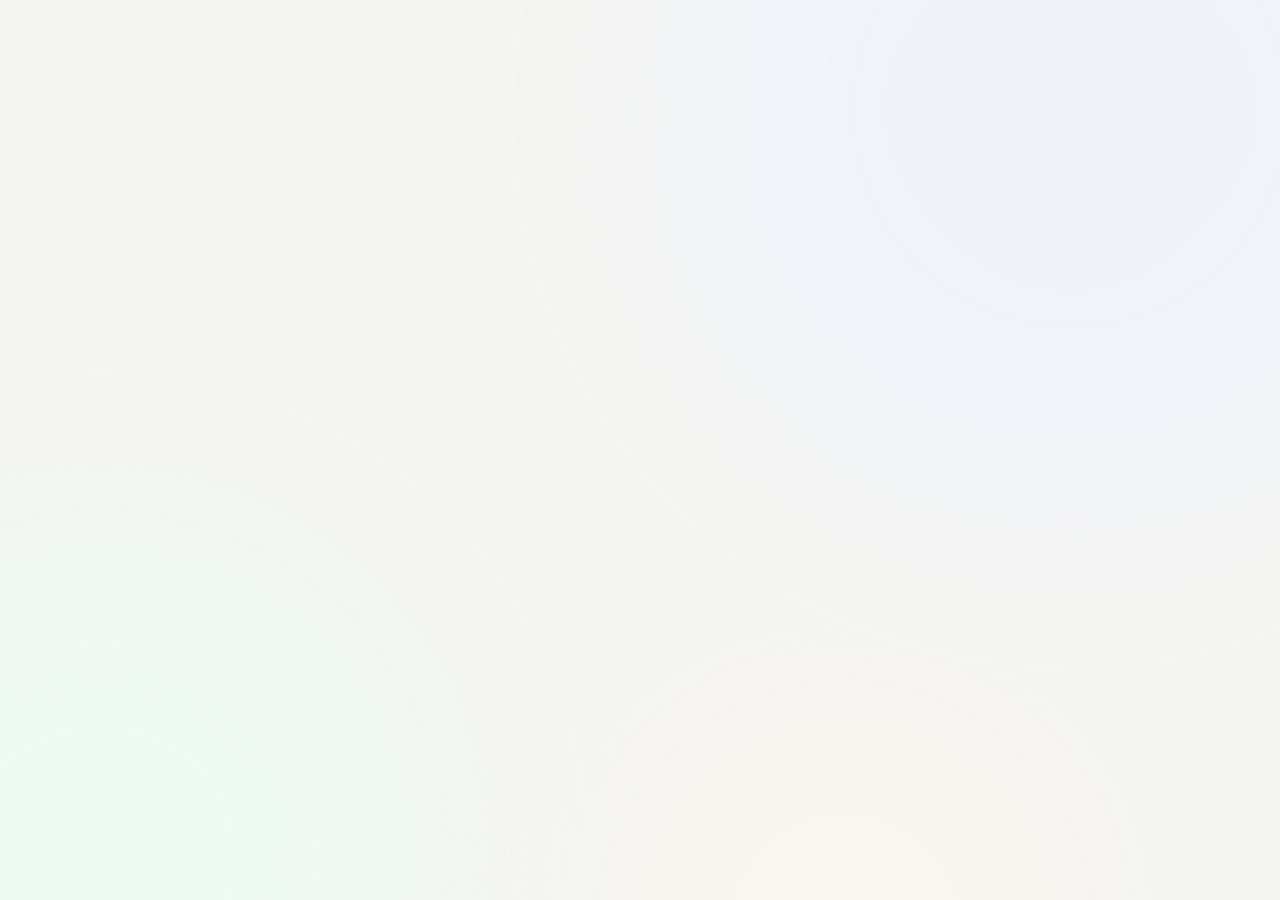
<file: templates/stage/stage.html>
<!doctype html>
<html lang="en">
<head>
<meta charset="utf-8">
<title>stage</title>
<script src="../shared/icons.js"></script>
<style>
:root {
  --bg: var(--brand-bg, #f4f4f1);
  --ink: var(--brand-ink, #16181d);
  --muted: var(--brand-muted, #676d73);
  --primary: var(--brand-primary, #2563eb);
  --accent-2: var(--brand-accent-2, #0f766e);
  --accent-3: var(--brand-accent-3, #b45309);
  --tint-1: var(--brand-tint-1, #eef2ff);
  --tint-2: var(--brand-tint-2, #ecfdf5);
  --tint-3: var(--brand-tint-3, #fff7ed);
  --surface: var(--brand-surface, #ffffff);
  --dark: var(--brand-dark, #16181d);
  --heading: var(--brand-font-heading, system-ui, -apple-system, "Segoe UI", Roboto, sans-serif);
  --body: var(--brand-font-body, system-ui, -apple-system, "Segoe UI", Roboto, sans-serif);
}
* { box-sizing: border-box; margin: 0; padding: 0; }
html, body { width: 100%; height: 100%; overflow: hidden; background: var(--bg); color: var(--ink); font-family: var(--body); -webkit-font-smoothing: antialiased; }
body.dark { background: radial-gradient(1300px 900px at 80% 8%, color-mix(in srgb, var(--primary) 34%, var(--dark)) 0%, transparent 72%), radial-gradient(1000px 800px at 6% 104%, color-mix(in srgb, var(--primary) 14%, var(--dark)) 0%, transparent 70%), var(--dark); color: #fff; --muted: rgba(255,255,255,.68); }
body.dark .backdrop { display: none; }
.backdrop { position: absolute; inset: 0; overflow: hidden; }
.blob { position: absolute; border-radius: 50%; filter: blur(90px); opacity: .6; }
.blob.a { width: 820px; height: 820px; right: -200px; top: -300px; background: var(--tint-1); }
.blob.b { width: 680px; height: 680px; left: -240px; bottom: -300px; background: var(--tint-2); }
.blob.c { width: 460px; height: 460px; right: 16%; bottom: -260px; background: var(--tint-3); opacity: .5; }
body.dark .blob { opacity: .2; }
body.dark .blob.a { background: var(--primary); }
body.dark .blob.b { background: var(--accent-2); opacity: .14; }
body.dark .blob.c { background: var(--primary); opacity: .1; }
#fg { position: absolute; inset: 0; }
.device { position: absolute; transform-origin: 50% 50%; will-change: transform; }
.window { background: var(--surface); border-radius: 18px; overflow: hidden; box-shadow: 0 50px 110px -34px rgba(18, 22, 20, .42), 0 0 0 1px rgba(18, 22, 20, .06); }
body.dark .window { box-shadow: 0 50px 120px -30px rgba(0, 0, 0, .7), 0 0 0 1px rgba(255, 255, 255, .08); }
.chrome { height: 44px; display: flex; align-items: center; gap: 16px; padding: 0 18px; background: #fbfbfa; border-bottom: 1px solid rgba(0,0,0,.07); }
.dots { display: flex; gap: 8px; }
.dots i { width: 12px; height: 12px; border-radius: 50%; background: #e2e2de; display: block; }
.address { flex: 1; max-width: 560px; margin: 0 auto; height: 28px; border-radius: 8px; background: #f0f0ed; display: flex; align-items: center; justify-content: center; gap: 8px; font-size: 14px; color: #5d625f; letter-spacing: .01em; transform: translateX(-38px); }
.address svg { width: 13px; height: 13px; stroke: currentColor; fill: none; stroke-width: 2.2; }
.screen { position: relative; overflow: hidden; background: #fff; }
.screen img { position: absolute; left: 0; top: 0; transform-origin: 0 0; will-change: transform; }
.phone { background: #121413; border-radius: 64px; padding: 14px; box-shadow: 0 60px 120px -30px rgba(18, 22, 20, .5), inset 0 0 0 2px #2c302e; }
body.dark .phone { box-shadow: 0 60px 140px -30px rgba(0, 0, 0, .8), inset 0 0 0 2px #3a3f3c; }
.phone .screen { border-radius: 50px; }
.statusbar { position: absolute; left: 0; right: 0; top: 0; display: flex; align-items: center; justify-content: space-between; z-index: 2; font-family: -apple-system, "SF Pro Text", system-ui, sans-serif; font-weight: 600; }
.statusbar .icons { display: flex; align-items: center; }
.statusbar svg { display: block; fill: currentColor; }
.island { position: absolute; left: 50%; border-radius: 999px; background: #0b0c0c; transform: translateX(-50%); z-index: 3; }
.viewport { position: absolute; left: 0; overflow: hidden; }
.homebar { position: absolute; left: 0; right: 0; bottom: 0; display: grid; place-items: center; z-index: 2; }
.homebar i { display: block; border-radius: 999px; background: #111; opacity: .85; }
.panel { position: absolute; }
.eyebrow { display: flex; align-items: center; gap: 14px; color: var(--primary); font-weight: 600; font-size: 18px; letter-spacing: .14em; text-transform: uppercase; margin-bottom: 22px; }
.eyebrow::before { content: ""; width: 32px; height: 2px; background: currentColor; border-radius: 2px; }
.title { font-family: var(--heading); font-weight: 600; letter-spacing: -.03em; line-height: 1.04; font-size: var(--title-size, 66px); }
.title .word { display: inline-block; }
.title .accent { color: var(--primary); }
.text { margin-top: 24px; font-size: 25px; line-height: 1.5; color: var(--muted); }
.bullets { list-style: none; margin-top: 30px; display: flex; flex-direction: column; gap: 16px; }
.bullets li { display: grid; grid-template-columns: 34px 1fr; gap: 12px; font-size: 24px; line-height: 1.4; }
.bullets li b { width: 30px; height: 30px; border-radius: 50%; display: grid; place-items: center; background: var(--tint-1); color: var(--primary); margin-top: 1px; }
body.dark .bullets li b { background: rgba(255,255,255,.1); color: #fff; }
.bullets li b svg { width: 16px; height: 16px; stroke: currentColor; stroke-width: 2.8; fill: none; stroke-linecap: round; stroke-linejoin: round; }
.band { position: absolute; left: 0; right: 0; text-align: center; }
.band .eyebrow { justify-content: center; margin-bottom: 14px; }
.band .title { font-size: var(--title-size, 46px); }
.callout { position: absolute; width: 400px; background: #fff; color: var(--ink); border-radius: 18px; padding: 20px 24px 22px; box-shadow: 0 30px 70px -20px rgba(18, 22, 20, .34), 0 0 0 1px rgba(18, 22, 20, .05); z-index: 5; }
.callout .tag { display: inline-block; padding: 6px 12px; border-radius: 999px; background: var(--primary); color: #fff; font-size: 13px; font-weight: 600; letter-spacing: .09em; text-transform: uppercase; margin-bottom: 12px; }
.callout .tag.c2 { background: var(--accent-2); } .callout .tag.c3 { background: var(--accent-3); }
.callout h4 { font-family: var(--heading); font-size: 25px; font-weight: 600; letter-spacing: -.01em; line-height: 1.2; }
.callout p { margin-top: 6px; font-size: 19px; line-height: 1.45; color: #6b716e; }
.callout.chip { width: auto; max-width: 520px; display: flex; align-items: center; gap: 14px; padding: 14px 22px 14px 14px; border-radius: 18px; }
.callout.chip .ci { width: 44px; height: 44px; flex: none; border-radius: 13px; display: grid; place-items: center; background: var(--tint-1); color: var(--primary); }
.callout.chip.c2 .ci { background: var(--tint-2); color: var(--accent-2); }
.callout.chip.c3 .ci { background: var(--tint-3); color: var(--accent-3); }
.callout.chip .ci svg { width: 24px; height: 24px; stroke: currentColor; stroke-width: 2.3; fill: none; stroke-linecap: round; stroke-linejoin: round; }
.callout.chip h4 { font-size: 23px; white-space: nowrap; }
.callout.chip p { margin-top: 2px; font-size: 17px; white-space: nowrap; }
.ripple { position: absolute; border-radius: 50%; border: 3px solid var(--primary); pointer-events: none; z-index: 4; }
</style>
</head>
<body>
<div class="backdrop"><div class="blob a"></div><div class="blob b"></div><div class="blob c"></div></div>
<div id="fg"></div>
<script>
const S = window.__STAGE__;
const W = S.canvas.width, H = S.canvas.height;
const esc = (s) => String(s ?? "").replace(/[&<>"]/g, (c) => ({ "&": "&amp;", "<": "&lt;", ">": "&gt;", '"': "&quot;" })[c]);
const rich = (s) => esc(s).replace(/\*\*(.+?)\*\*/g, '<span class="accent">$1</span>');
const CHECK = '<svg viewBox="0 0 24 24"><path d="M5 12.5 10 17 19 7.5"/></svg>';
const LOCK = '<svg viewBox="0 0 24 24"><rect x="5" y="10.5" width="14" height="10" rx="2.5"/><path d="M8.5 10.5V8a3.5 3.5 0 0 1 7 0v2.5"/></svg>';
const clamp = (x, a = 0, b = 1) => Math.min(b, Math.max(a, x));
const ease = (x) => { x = clamp(x); return x < .5 ? 4 * x * x * x : 1 - Math.pow(-2 * x + 2, 3) / 2; };
const easeOut = (x) => 1 - Math.pow(1 - clamp(x), 3);
const cfg = S.stage;
const vw = S.viewport.width, vh = S.viewport.height;
const fg = document.getElementById("fg");

if (S.brandCss) {
  const link = document.createElement("link");
  link.rel = "stylesheet";
  link.href = S.brandCss;
  document.head.prepend(link);
}
if (cfg.vars) for (const [k, v] of Object.entries(cfg.vars)) document.documentElement.style.setProperty(k.startsWith("--") ? k : `--${k}`, v);
if (cfg.theme === "dark") document.body.classList.add("dark");
if (cfg.titleSize) document.documentElement.style.setProperty("--title-size", `${cfg.titleSize}px`);

function tokens(text) {
  const out = [];
  const re = /\*\*(.+?)\*\*|(\S+)/g;
  let m;
  while ((m = re.exec(String(text ?? "")))) {
    if (m[1]) for (const w of m[1].split(/\s+/)) out.push({ w, accent: true });
    else out.push({ w: m[2], accent: false });
  }
  return out;
}
const hasText = Boolean(cfg.eyebrow || cfg.title || cfg.text || cfg.bullets?.length);
const layout = cfg.layout ?? "browser";
const titleAt = cfg.titleAt ?? 0.25;
function panelHtml(cls, style) {
  const words = tokens(cfg.title);
  const textAt = titleAt + words.length * 0.07 + 0.15;
  return `<div class="${cls}" style="${style}">
    ${cfg.eyebrow ? `<div class="eyebrow" data-in="${Math.max(0, titleAt - 0.12)}">${esc(cfg.eyebrow)}</div>` : ""}
    ${cfg.title ? `<div class="title">${words.map((t, i) => `<span class="word${t.accent ? " accent" : ""}" data-in="${(titleAt + i * 0.07).toFixed(3)}" data-blur="1">${esc(t.w)}</span>`).join(" ")}</div>` : ""}
    ${cfg.text ? `<div class="text" data-in="${textAt.toFixed(3)}">${rich(cfg.text)}</div>` : ""}
    ${cfg.bullets?.length ? `<ul class="bullets">${cfg.bullets.map((b, i) => `<li data-in="${(typeof b === "object" && typeof b.at === "number") ? b.at : textAt + 0.2 + i * 0.14}"><b>${CHECK}</b><span>${rich(typeof b === "object" ? b.text : b)}</span></li>`).join("")}</ul>` : ""}
  </div>`;
}

let side = cfg.side ?? (hasText ? (layout === "phone" ? "right" : "right") : "center");
let device, scale;
const STATUS_ICONS = (u) => `<svg width="${18 * u}" height="${12 * u}" viewBox="0 0 18 12"><rect x="0" y="8" width="3" height="4" rx="1"/><rect x="5" y="5.5" width="3" height="6.5" rx="1"/><rect x="10" y="3" width="3" height="9" rx="1"/><rect x="15" y="0" width="3" height="12" rx="1"/></svg>
  <svg width="${16 * u}" height="${12 * u}" viewBox="0 0 16 12"><path d="M8 11.5 5.6 9a3.4 3.4 0 0 1 4.8 0zM3.3 6.7a6.6 6.6 0 0 1 9.4 0l-1.5 1.5a4.5 4.5 0 0 0-6.4 0zM1 4.4a9.9 9.9 0 0 1 14 0l-1.5 1.5a7.8 7.8 0 0 0-11 0z"/></svg>
  <svg width="${27 * u}" height="${13 * u}" viewBox="0 0 27 13"><rect x=".5" y=".5" width="22" height="12" rx="3.5" fill="none" stroke="currentColor" opacity=".4"/><rect x="2" y="2" width="19" height="9" rx="2.2"/><path d="M24.5 4.5v4a2 2 0 0 0 0-4z" opacity=".45"/></svg>`;

if (layout === "phone") {
  const bezel = 14;
  const safe = cfg.safeArea !== false;
  const statusH = safe ? (cfg.statusBarHeight ?? 54) : 0;
  const homeH = safe ? (cfg.homeIndicatorHeight ?? 34) : 0;
  const phoneH = H - 2 * (cfg.marginY ?? 70);
  scale = (phoneH - 2 * bezel) / (vh + statusH + homeH);
  const phoneW = vw * scale + 2 * bezel;
  if (!hasText && side !== "left" && side !== "right") side = "center";
  const cx = side === "center" ? W / 2 : side === "right" ? W * (cfg.phoneX ?? 0.72) : W * (1 - (cfg.phoneX ?? 0.72));
  const left = Math.round(cx - phoneW / 2), top = Math.round((H - phoneH) / 2);
  const u = scale;
  const statusBg = cfg.statusBarColor ?? "#ffffff", statusInk = cfg.statusBarInk ?? "#111111", homeBg = cfg.homeIndicatorColor ?? statusBg;
  fg.insertAdjacentHTML("beforeend", `<div class="device phone" id="device" style="left:${left}px;top:${top}px;width:${phoneW}px;height:${phoneH}px">
    <div class="screen" style="width:${vw * u}px;height:${(vh + statusH + homeH) * u}px;background:${statusBg}">
      ${safe ? `<div class="statusbar" style="height:${statusH * u}px;padding:0 ${26 * u}px 0 ${34 * u}px;color:${statusInk};background:${statusBg};font-size:${16 * u}px"><span>${esc(cfg.statusTime ?? "9:41")}</span><span class="icons" style="gap:${6 * u}px">${STATUS_ICONS(u)}</span></div>
      <div class="island" style="top:${11 * u}px;width:${122 * u}px;height:${35 * u}px"></div>` : `<div class="island" style="top:${11 * u}px;width:${122 * u}px;height:${35 * u}px"></div>`}
      <div class="viewport" id="screen" style="top:${statusH * u}px;width:${vw * u}px;height:${vh * u}px"><img id="frame"></div>
      ${safe ? `<div class="homebar" style="height:${homeH * u}px;background:${homeBg}"><i style="width:${134 * u}px;height:${5 * u}px"></i></div>` : ""}
    </div></div>`);
  if (hasText && side !== "center") {
    const panelW = cfg.panelWidth ?? 760;
    const px = side === "right" ? 150 : W - 150 - panelW;
    fg.insertAdjacentHTML("beforeend", panelHtml("panel", `left:${px}px;top:0;width:${panelW}px;height:${H}px;display:flex;flex-direction:column;justify-content:center`));
  }
  device = { left, top, width: phoneW, height: phoneH };
} else {
  const chrome = cfg.chrome === false ? 0 : 44;
  const split = hasText && (side === "left" || side === "right");
  const band = hasText && !split ? (cfg.bandHeight ?? 200) : 0;
  const marginX = cfg.marginX ?? (split ? 90 : 120), marginY = cfg.marginY ?? (split ? 110 : 64);
  const panelW = split ? (cfg.panelWidth ?? 560) : 0;
  const gap = split ? 70 : 0;
  const availW = W - 2 * marginX - panelW - gap, availH = H - band - 2 * marginY + (band ? 24 : 0);
  scale = Math.min(availW / vw, (availH - chrome) / vh);
  const winW = vw * scale, winH = vh * scale + chrome;
  const left = split ? (side === "right" ? W - marginX - winW : marginX) : Math.round((W - winW) / 2);
  const top = Math.round(band + (H - band - winH) / 2 + (band ? -6 : 0));
  fg.insertAdjacentHTML("beforeend", `<div class="device window" id="device" style="left:${left}px;top:${top}px;width:${winW}px;height:${winH}px">
    ${chrome ? `<div class="chrome"><div class="dots"><i></i><i></i><i></i></div><div class="address">${LOCK}<span>${esc(cfg.url ?? "")}</span></div></div>` : ""}
    <div class="screen" id="screen" style="width:${winW}px;height:${vh * scale}px"><img id="frame"></div></div>`);
  if (band) fg.insertAdjacentHTML("beforeend", panelHtml("band", `top:${Math.round(marginY * 0.9)}px`));
  if (split) {
    const px = side === "right" ? marginX : W - marginX - panelW;
    fg.insertAdjacentHTML("beforeend", panelHtml("panel", `left:${px}px;top:0;width:${panelW}px;height:${H}px;display:flex;flex-direction:column;justify-content:center`));
  }
  device = { left, top, width: winW, height: winH };
}
device.side = side;

const img = document.getElementById("frame");
img.style.width = `${vw * scale}px`;
img.style.height = `${vh * scale}px`;
const deviceEl = document.getElementById("device");
const inEls = [...document.querySelectorAll("[data-in]")];

const tiltCfg = cfg.tilt === true ? {} : cfg.tilt || null;
const tiltSign = side === "left" ? 1 : side === "right" ? -1 : 1;
const tilt = tiltCfg ? { y: tiltSign * Math.abs(tiltCfg.y ?? (layout === "phone" ? 14 : 9)), x: tiltCfg.x ?? 5, z: tiltCfg.z ?? (layout === "phone" ? 2 : 0), drift: tiltCfg.drift ?? 0.45 } : null;

const zoomMax = cfg.zoom === "off" || cfg.zoom === false ? 1 : typeof cfg.zoom === "number" ? cfg.zoom : (layout === "phone" ? 1 : 1.45);
const focusKinds = new Set(cfg.zoomOn ?? ["click", "type", "focus"]);
const segments = [];
if (zoomMax > 1) {
  for (const e of S.events) {
    if (e.kind === "reset" || e.kind === "navigate") { if (segments.length) segments.at(-1).end = Math.min(segments.at(-1).end, e.t + 0.2); continue; }
    if (!focusKinds.has(e.kind) || !e.box) continue;
    const z = e.scale ?? zoomMax;
    const hold = (e.holdMs ?? (e.kind === "type" ? 2600 : 2000)) / 1000;
    const center = { x: e.box.x + e.box.width / 2, y: e.box.y + e.box.height / 2 };
    const last = segments.at(-1);
    if (last && e.t - last.end < 1.2) { last.points.push({ t: e.t, center, z }); last.end = Math.max(last.end, e.t + hold); }
    else segments.push({ start: e.t - 0.7, end: e.t + hold, points: [{ t: e.t, center, z }] });
  }
}
function cameraAt(t) {
  const neutral = { z: 1, cx: vw / 2, cy: vh / 2 };
  for (const seg of segments) {
    if (t < seg.start || t > seg.end + 0.8) continue;
    const inP = ease((t - seg.start) / 0.7);
    const outP = 1 - ease((t - seg.end) / 0.8);
    const k = Math.min(inP, t > seg.end ? outP : 1);
    let target = seg.points[0];
    for (let i = 1; i < seg.points.length; i++) {
      const p = seg.points[i];
      const move = ease((t - (p.t - 0.55)) / 0.55);
      if (move > 0) target = { z: target.z + (p.z - target.z) * move, center: { x: target.center.x + (p.center.x - target.center.x) * move, y: target.center.y + (p.center.y - target.center.y) * move } };
    }
    const z = 1 + (target.z - 1) * k;
    return { z, cx: neutral.cx + (target.center.x - neutral.cx) * k, cy: neutral.cy + (target.center.y - neutral.cy) * k };
  }
  return neutral;
}
function applyCamera(cam) {
  const viewW = vw / cam.z, viewH = vh / cam.z;
  const x0 = clamp(cam.cx - viewW / 2, 0, vw - viewW);
  const y0 = clamp(cam.cy - viewH / 2, 0, vh - viewH);
  img.style.transform = `translate(${-x0 * cam.z * scale}px, ${-y0 * cam.z * scale}px) scale(${cam.z})`;
  return { x0, y0, z: cam.z };
}

const callouts = (cfg.callouts === false ? [] : S.events.filter((e) => e.kind === "legend")).map((e, i) => {
  const el = document.createElement("div");
  const tone = ["", "c2", "c3"][(e.tone ?? i) % 3];
  if (e.style === "chip") {
    el.className = `callout chip ${tone}`;
    el.innerHTML = `<span class="ci">${window.demoIcon(e.icon ?? "check", "")}</span><span>${e.title ? `<h4>${rich(e.title)}</h4>` : ""}${e.text ? `<p>${rich(e.text)}</p>` : ""}</span>`;
  } else {
    el.className = "callout";
    el.innerHTML = `${e.tag ? `<span class="tag ${tone}">${esc(e.tag)}</span>` : ""}${e.title ? `<h4>${rich(e.title)}</h4>` : ""}${e.text ? `<p>${rich(e.text)}</p>` : ""}`;
  }
  fg.appendChild(el);
  const h = el.offsetHeight, w = el.offsetWidth;
  const pos = e.position ?? "bottom-right";
  const out = cfg.calloutOverhang ?? (layout === "phone" ? 34 : 70);
  const vertical = pos.startsWith("top") ? "top" : pos.startsWith("bottom") ? "bottom" : "middle";
  let horizontal = pos.endsWith("left") ? "left" : pos.endsWith("right") ? "right" : "center";
  if (layout === "phone" && horizontal === "center") horizontal = device.side === "right" ? "left" : "right";
  const outside = layout === "phone";
  let x;
  if (horizontal === "left") x = outside ? device.left - w + out : device.left - out;
  else if (horizontal === "right") x = outside ? device.left + device.width - out : device.left + device.width - w + out;
  else x = device.left + (device.width - w) / 2;
  let y;
  if (vertical === "top") y = device.top + (layout === "phone" ? 150 : 90);
  else if (vertical === "bottom") y = device.top + device.height - h - (layout === "phone" ? 150 : 50);
  else y = device.top + (device.height - h) / 2;
  x = clamp(x + (e.dx ?? 0), 40, W - w - 40); y = clamp(y + (e.dy ?? 0), 40, H - h - 40);
  el.style.left = `${x}px`; el.style.top = `${y}px`;
  return { el, start: e.t, end: e.t + (e.ms ?? 2600) / 1000, chip: e.style === "chip" };
});

const screenEl = document.getElementById("screen");
const ripples = S.events.filter((e) => e.kind === "click" && e.point).map((e) => {
  const el = document.createElement("div");
  el.className = "ripple";
  screenEl.appendChild(el);
  return { el, t: e.t, point: e.point };
});

let lastSrc = null;
window.__frame = async (t, total) => {
  const index = Math.min(S.frameCount, Math.max(1, Math.floor(t * S.fps) + 1));
  const src = `${S.framesUrl}/${String(index).padStart(6, "0")}.jpg`;
  if (src !== lastSrc) {
    img.src = src;
    await img.decode().catch(() => {});
    lastSrc = src;
  }
  const cam = applyCamera(cameraAt(t));
  const enter = easeOut(t / 0.7);
  const exit = cfg.exit === false ? 1 : clamp((total - t) / 0.35);
  let transform = `translateY(${(1 - enter) * 44 - (1 - exit) * 12}px) scale(${0.965 + 0.035 * enter})`;
  if (tilt) {
    const p = ease(t / Math.max(1, total));
    const drift = 1 + tilt.drift * (0.5 - p);
    transform = `perspective(2600px) ${transform} rotateY(${(tilt.y * drift * (0.6 + 0.4 * enter)).toFixed(3)}deg) rotateX(${(tilt.x * drift).toFixed(3)}deg) rotateZ(${tilt.z}deg)`;
  }
  deviceEl.style.opacity = String(Math.min(enter, exit));
  deviceEl.style.transform = transform;
  for (const el of inEls) {
    const p = easeOut((t - Number(el.dataset.in)) / 0.7);
    el.style.opacity = String(Math.min(p, exit));
    el.style.transform = `translateY(${(1 - p) * (el.dataset.blur ? 18 : 26)}px)`;
    if (el.dataset.blur) el.style.filter = `blur(${((1 - p) * 12).toFixed(2)}px)`;
  }
  for (const c of callouts) {
    const p = Math.min(easeOut((t - c.start) / 0.45), clamp((c.end - t) / 0.3), exit);
    const spring = c.chip ? 1 + Math.sin(clamp((t - c.start) / 0.45) * Math.PI) * 0.06 : 1;
    c.el.style.opacity = String(p);
    c.el.style.transform = `translateY(${(1 - p) * 18}px) scale(${((0.9 + 0.1 * p) * spring).toFixed(4)})`;
  }
  for (const r of ripples) {
    const p = (t - r.t) / 0.6;
    if (p < 0 || p > 1) { r.el.style.opacity = "0"; continue; }
    const at = { x: (r.point.x - cam.x0) * cam.z * scale, y: (r.point.y - cam.y0) * cam.z * scale };
    const size = 18 + 70 * easeOut(p);
    r.el.style.opacity = String((1 - p) * 0.9);
    r.el.style.width = r.el.style.height = `${size}px`;
    r.el.style.left = `${at.x - size / 2}px`;
    r.el.style.top = `${at.y - size / 2}px`;
  }
};
</script>
</body>
</html>
</file>
<file: examples/sample-app/style.css>
:root {
  --ink: #0f172a;
  --muted: #64748b;
  --line: #e2e8f0;
  --panel: #ffffff;
  --ground: #f1f5f9;
  --accent: #2563eb;
  --good: #16a34a;
  --warn: #d97706;
  --bad: #dc2626;
}
* { box-sizing: border-box; }
body { margin: 0; font-family: system-ui, -apple-system, "Segoe UI", Roboto, sans-serif; color: var(--ink); background: var(--ground); }
.shell { display: grid; grid-template-columns: 220px 1fr; min-height: 100vh; }
nav { background: var(--ink); color: #fff; padding: 24px 16px; display: flex; flex-direction: column; gap: 6px; }
nav .brand { font-weight: 800; font-size: 18px; margin-bottom: 18px; letter-spacing: .02em; }
nav a { color: #cbd5e1; text-decoration: none; padding: 8px 10px; border-radius: 8px; }
nav a[aria-current="page"], nav a:hover { background: rgba(255,255,255,.1); color: #fff; }
main { padding: 32px 40px; display: flex; flex-direction: column; gap: 24px; }
h1 { margin: 0; font-size: 28px; }
.sub { color: var(--muted); margin-top: 4px; }
.cards { display: grid; grid-template-columns: repeat(3, 1fr); gap: 16px; }
.card { background: var(--panel); border: 1px solid var(--line); border-radius: 14px; padding: 18px 20px; }
.card .label { color: var(--muted); font-size: 13px; text-transform: uppercase; letter-spacing: .06em; }
.card .value { font-size: 34px; font-weight: 800; margin-top: 6px; font-variant-numeric: tabular-nums; }
.card .delta { font-size: 13px; margin-top: 4px; color: var(--good); }
.chart { background: var(--panel); border: 1px solid var(--line); border-radius: 14px; padding: 20px; }
.bars { display: flex; align-items: flex-end; gap: 14px; height: 180px; margin-top: 12px; }
.bar { flex: 1; background: linear-gradient(180deg, #60a5fa, var(--accent)); border-radius: 8px 8px 2px 2px; position: relative; }
.bar span { position: absolute; bottom: -22px; left: 0; right: 0; text-align: center; font-size: 12px; color: var(--muted); }
table { width: 100%; border-collapse: collapse; background: var(--panel); border: 1px solid var(--line); border-radius: 14px; overflow: hidden; }
th, td { text-align: left; padding: 14px 18px; border-bottom: 1px solid var(--line); }
th { font-size: 13px; color: var(--muted); text-transform: uppercase; letter-spacing: .06em; }
td a { color: var(--accent); font-weight: 600; text-decoration: none; }
.pill { display: inline-block; padding: 3px 10px; border-radius: 999px; font-size: 13px; font-weight: 600; }
.pill.good { background: #dcfce7; color: var(--good); }
.pill.warn { background: #fef3c7; color: var(--warn); }
.pill.bad { background: #fee2e2; color: var(--bad); }
.timeline { background: var(--panel); border: 1px solid var(--line); border-radius: 14px; padding: 8px 20px; }
.timeline li { padding: 12px 0; border-bottom: 1px solid var(--line); list-style: none; }
.timeline li:last-child { border-bottom: 0; }
.timeline ul { padding: 0; margin: 0; }
.dev-badge { position: fixed; right: 16px; bottom: 16px; background: #111; color: #0f0; font: 12px monospace; padding: 6px 10px; border-radius: 6px; }
</file>
